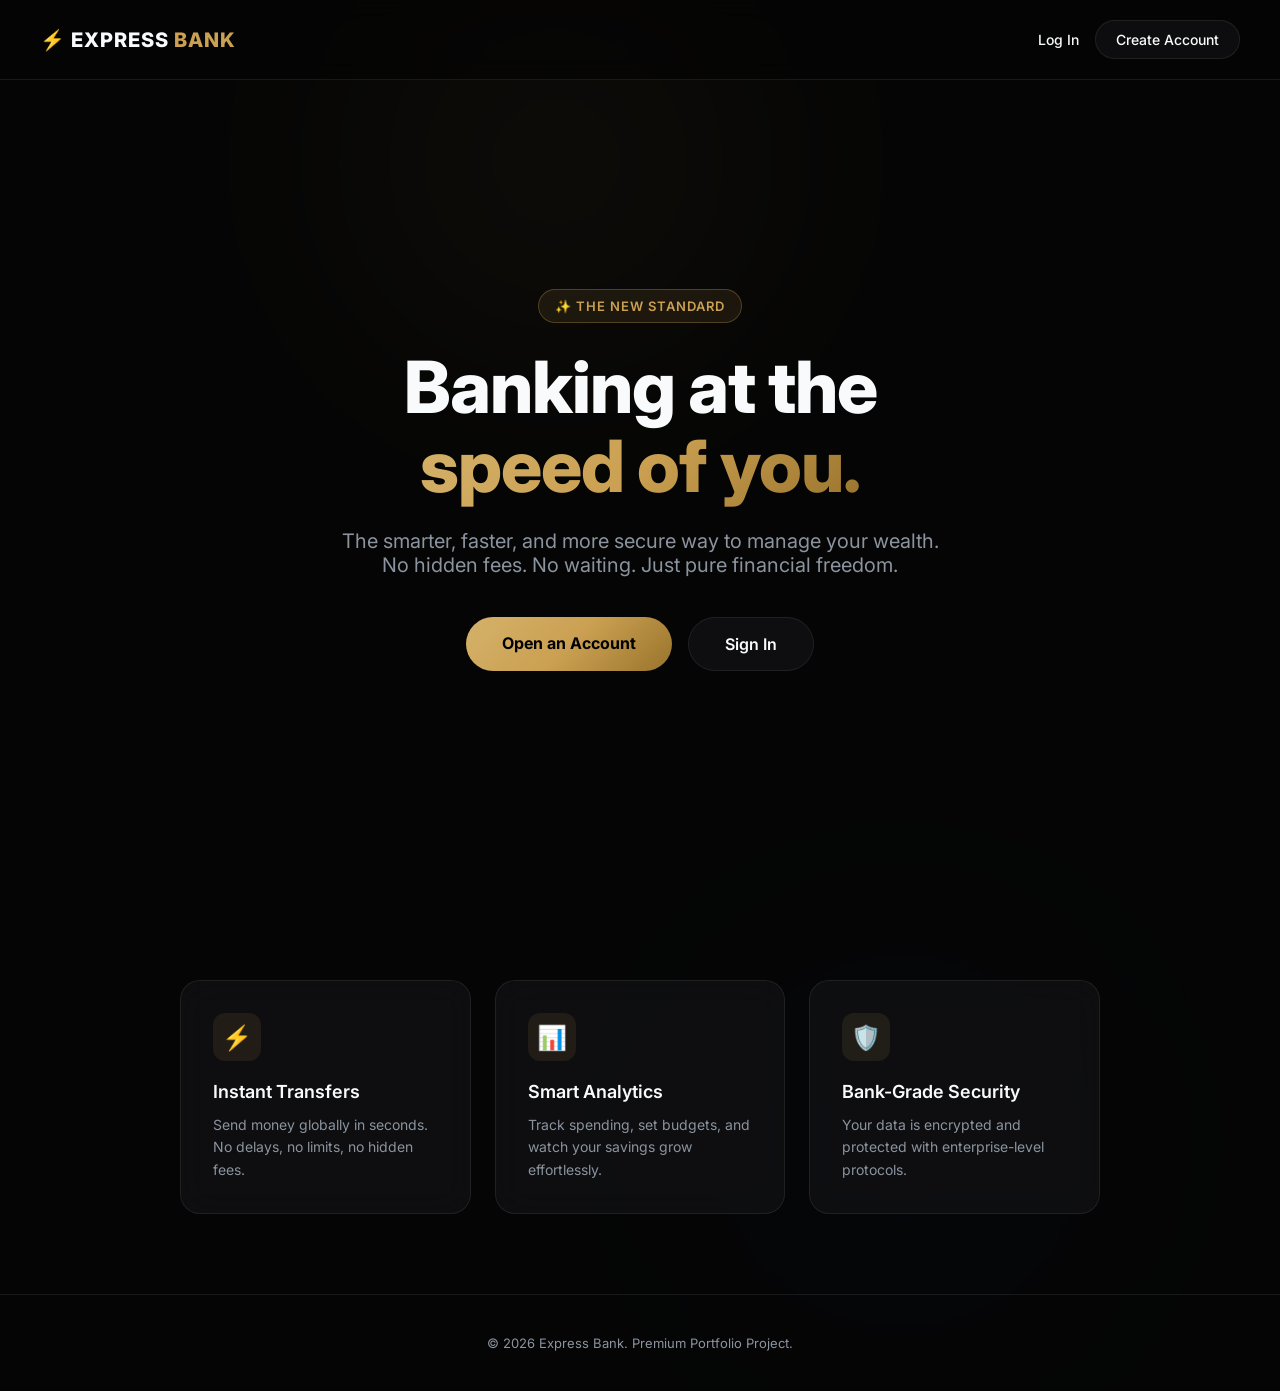
<file: index.html>
<!DOCTYPE html>
<html lang="en">
<head>
  <meta charset="UTF-8" />
  <meta name="viewport" content="width=device-width, initial-scale=1.0" />
  <title>Express Bank — The Future of Banking</title>
  <link rel="preconnect" href="https://fonts.googleapis.com">
  <link href="https://fonts.googleapis.com/css2?family=Inter:wght@400;500;600;700;800&display=swap" rel="stylesheet">
  
  <style>
    :root {
      --bg-dark: #050505;
      --bg-glass: rgba(20, 20, 24, 0.6);
      --gold: #cba052;
      --gold-gradient: linear-gradient(135deg, #d4b26a 0%, #cba052 50%, #99742c 100%);
      --text-main: #f8fafc;
      --text-muted: #8b949e;
      --border: rgba(255, 255, 255, 0.08);
    }

    * { margin: 0; padding: 0; box-sizing: border-box; font-family: 'Inter', sans-serif; }
    
    body {
      background-color: var(--bg-dark);
      color: var(--text-main);
      min-height: 100vh;
      overflow-x: hidden;
      position: relative;
    }

    /* Animated Ambient Orbs */
    .bg-orb {
      position: absolute; border-radius: 50%; filter: blur(120px); z-index: 0; opacity: 0.4; pointer-events: none;
    }
    .orb-1 {
      width: 600px; height: 600px;
      background: radial-gradient(circle, rgba(203, 160, 82, 0.2) 0%, transparent 70%);
      top: -10%; left: 20%; animation: float1 15s ease-in-out infinite alternate;
    }
    .orb-2 {
      width: 500px; height: 500px;
      background: radial-gradient(circle, rgba(30, 58, 138, 0.2) 0%, transparent 70%);
      bottom: 0%; right: 10%; animation: float2 20s ease-in-out infinite alternate;
    }

    @keyframes float1 { 0% { transform: translate(0, 0) scale(1); } 100% { transform: translate(50px, 100px) scale(1.1); } }
    @keyframes float2 { 0% { transform: translate(0, 0) scale(1); } 100% { transform: translate(-50px, -100px) scale(1.2); } }

    /* Navbar */
    .navbar {
      position: fixed; top: 0; left: 0; width: 100%; z-index: 100;
      display: flex; justify-content: space-between; align-items: center;
      padding: 20px 40px;
      background: rgba(5, 5, 5, 0.7); backdrop-filter: blur(12px);
      border-bottom: 1px solid var(--border);
    }

    .brand-logo { font-size: 20px; font-weight: 800; letter-spacing: 1px; }
    .brand-logo span { color: var(--gold); }

    .nav-actions { display: flex; gap: 16px; align-items: center; }
    .nav-actions a { text-decoration: none; color: var(--text-main); font-size: 14px; font-weight: 500; transition: 0.2s; }
    .nav-actions a:hover { color: var(--gold); }
    
    .btn-nav {
      background: var(--bg-glass); border: 1px solid var(--border);
      padding: 10px 20px; border-radius: 50px; transition: 0.3s;
    }
    .btn-nav:hover { border-color: var(--gold); background: rgba(203, 160, 82, 0.05); }

    /* Hero Section */
    .hero {
      position: relative; z-index: 1;
      min-height: 100vh;
      display: flex; flex-direction: column; align-items: center; justify-content: center;
      text-align: center; padding: 120px 20px 60px;
    }

    .badge {
      background: rgba(203, 160, 82, 0.1); border: 1px solid rgba(203, 160, 82, 0.3);
      color: var(--gold); padding: 8px 16px; border-radius: 50px;
      font-size: 13px; font-weight: 600; margin-bottom: 24px; letter-spacing: 1px;
    }

    .hero h1 { font-size: clamp(40px, 6vw, 72px); font-weight: 800; line-height: 1.1; margin-bottom: 24px; letter-spacing: -1px; }
    .gold-text { 
      background: var(--gold-gradient); 
      -webkit-background-clip: text; 
      -webkit-text-fill-color: transparent; 
    }

    .hero p { color: var(--text-muted); font-size: clamp(16px, 2vw, 20px); max-width: 600px; margin-bottom: 40px; }

    .hero-buttons { display: flex; gap: 16px; }
    .btn-primary {
      background: var(--gold-gradient); color: #000; text-decoration: none;
      padding: 16px 36px; border-radius: 50px; font-weight: 700; font-size: 16px;
      transition: 0.3s;
    }
    .btn-primary:hover { transform: translateY(-3px); box-shadow: 0 10px 25px rgba(203, 160, 82, 0.3); }

    .btn-secondary {
      background: var(--bg-glass); border: 1px solid var(--border); color: var(--text-main);
      text-decoration: none; padding: 16px 36px; border-radius: 50px; font-weight: 600; font-size: 16px;
      transition: 0.3s;
    }
    .btn-secondary:hover { background: rgba(255,255,255,0.05); border-color: rgba(255,255,255,0.2); }

    /* Features Section */
    .features {
      position: relative; z-index: 1;
      padding: 80px 40px; max-width: 1000px; margin: 0 auto;
      display: grid; grid-template-columns: repeat(auto-fit, minmax(280px, 1fr)); gap: 24px;
    }

    .feature-card {
      background: var(--bg-glass); backdrop-filter: blur(16px);
      border: 1px solid var(--border); border-radius: 20px; padding: 32px;
      transition: 0.3s;
    }
    .feature-card:hover { border-color: rgba(203, 160, 82, 0.4); transform: translateY(-5px); }

    .feature-icon {
      width: 48px; height: 48px; background: rgba(203, 160, 82, 0.1); border-radius: 12px;
      display: flex; align-items: center; justify-content: center; color: var(--gold);
      font-size: 24px; margin-bottom: 20px;
    }

    .feature-card h3 { font-size: 18px; font-weight: 600; margin-bottom: 12px; }
    .feature-card p { color: var(--text-muted); font-size: 14px; line-height: 1.6; }

    /* Footer */
    footer {
      position: relative; z-index: 1;
      text-align: center; padding: 40px; border-top: 1px solid var(--border);
      color: var(--text-muted); font-size: 13px;
    }

    /* Responsive */
    @media (max-width: 768px) {
      .navbar { padding: 16px 20px; }
      .hero-buttons { flex-direction: column; width: 100%; max-width: 300px; }
      .features { padding: 40px 20px; }
    }
  </style>
</head>
<body>

  <!-- Animated Orbs -->
  <div class="bg-orb orb-1"></div>
  <div class="bg-orb orb-2"></div>

  <!-- Navbar -->
  <nav class="navbar">
    <div class="brand-logo">⚡ EXPRESS <span>BANK</span></div>
    <div class="nav-actions">
      <a href="login.html">Log In</a>
      <a href="signup.html" class="btn-nav">Create Account</a>
    </div>
  </nav>

  <!-- Hero -->
  <header class="hero">
    <div class="badge">✨ THE NEW STANDARD</div>
    <h1>Banking at the<br><span class="gold-text">speed of you.</span></h1>
    <p>The smarter, faster, and more secure way to manage your wealth. No hidden fees. No waiting. Just pure financial freedom.</p>
    <div class="hero-buttons">
      <a href="signup.html" class="btn-primary">Open an Account</a>
      <a href="login.html" class="btn-secondary">Sign In</a>
    </div>
  </header>

  <!-- Features -->
  <section class="features">
    <div class="feature-card">
      <div class="feature-icon">⚡</div>
      <h3>Instant Transfers</h3>
      <p>Send money globally in seconds. No delays, no limits, no hidden fees.</p>
    </div>
    <div class="feature-card">
      <div class="feature-icon">📊</div>
      <h3>Smart Analytics</h3>
      <p>Track spending, set budgets, and watch your savings grow effortlessly.</p>
    </div>
    <div class="feature-card">
      <div class="feature-icon">🛡️</div>
      <h3>Bank-Grade Security</h3>
      <p>Your data is encrypted and protected with enterprise-level protocols.</p>
    </div>
  </section>

  <!-- Footer -->
  <footer>
    <p>© 2026 Express Bank. Premium Portfolio Project.</p>
  </footer>

</body>
</html>
</file>
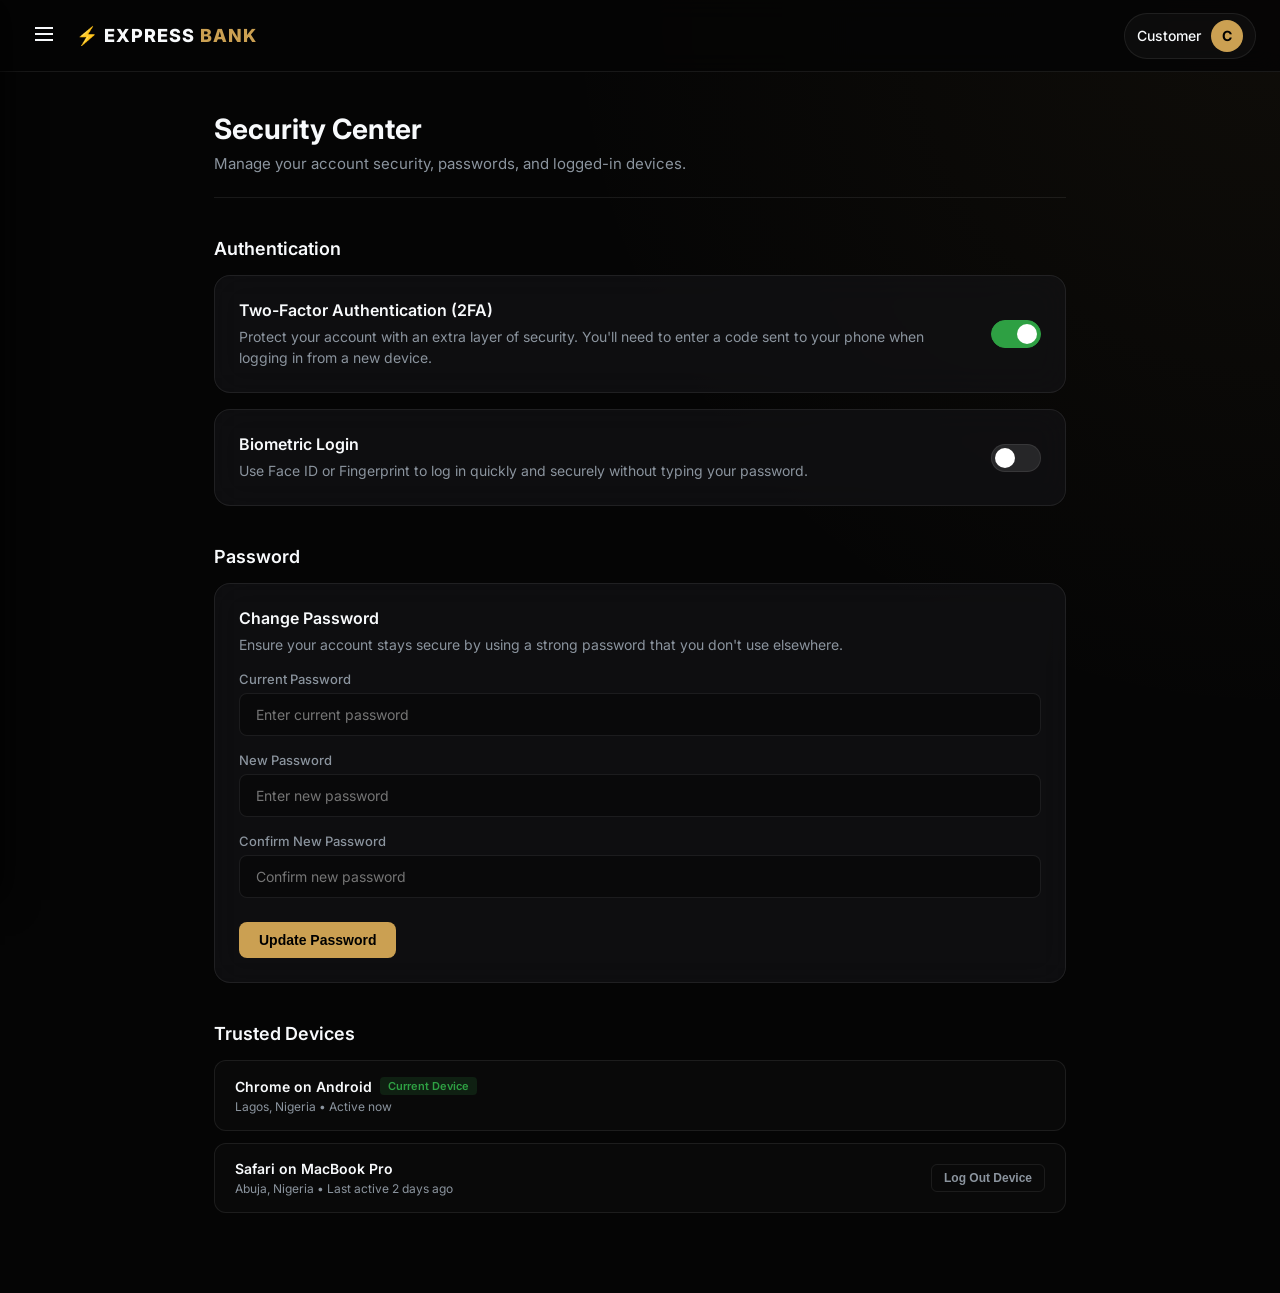
<file: security.html>
<!DOCTYPE html>
<html lang="en">
<head>
  <meta charset="UTF-8" />
  <meta name="viewport" content="width=device-width, initial-scale=1.0" />
  <title>Express Bank — Security Center</title>
  <link href="https://fonts.googleapis.com/css2?family=Inter:wght@400;500;600;700&display=swap" rel="stylesheet">
  
  <style>
    :root { --bg-dark: #050505; --bg-glass: rgba(20, 20, 24, 0.6); --gold: #cba052; --text-main: #f8fafc; --text-muted: #8b949e; --border: rgba(255, 255, 255, 0.08); --green: #2ea043; --red: #f85149; --font-main: 'Inter', sans-serif; }
    * { margin: 0; padding: 0; box-sizing: border-box; }
    body { background-color: var(--bg-dark); background-image: radial-gradient(circle at top right, rgba(203, 160, 82, 0.05) 0%, transparent 40%); color: var(--text-main); font-family: var(--font-main); -webkit-font-smoothing: antialiased; overflow-x: hidden; min-height: 100vh; }
    a { text-decoration: none; color: inherit; }
    .top-navbar { position: sticky; top: 0; z-index: 900; display: flex; justify-content: space-between; align-items: center; height: 72px; padding: 0 24px; background: rgba(5, 5, 5, 0.85); backdrop-filter: blur(12px); border-bottom: 1px solid var(--border); }
    .nav-left { display: flex; align-items: center; gap: 12px; }
    .hamburger-btn { background: transparent; border: none; color: var(--text-main); cursor: pointer; padding: 8px; border-radius: 8px; transition: all 0.2s; z-index: 10001; }
    .hamburger-btn:hover { background: rgba(255, 255, 255, 0.1); }
    .logo { font-size: 18px; font-weight: 800; letter-spacing: 1px; }
    .logo span { color: var(--gold); }
    .nav-right { display: flex; align-items: center; }
    .profile-link-nav { display: flex; align-items: center; gap: 10px; padding: 6px 12px; border-radius: 50px; background: rgba(255,255,255,0.03); border: 1px solid var(--border); transition: all 0.3s; cursor: pointer; }
    .profile-link-nav:hover { border-color: var(--gold); background: rgba(203, 160, 82, 0.05); }
    .nav-user-name { font-size: 14px; font-weight: 500; color: var(--text-main); display: none; }
    @media(min-width: 600px) { .nav-user-name { display: block; } }
    .avatar-nav { width: 32px; height: 32px; border-radius: 50%; background: var(--gold); color: #000; display: flex; align-items: center; justify-content: center; font-weight: 700; font-size: 14px; }
    .sidebar { position: fixed; top: 0; left: -300px; width: 300px; height: 100vh; background: #0d0d10; border-right: 1px solid var(--border); display: flex; flex-direction: column; z-index: 10000; transition: left 0.3s cubic-bezier(0.4, 0, 0.2, 1); box-shadow: 5px 0 30px rgba(0,0,0,0.8); }
    .sidebar.open { left: 0; }
    .sidebar-header { padding: 24px; border-bottom: 1px solid var(--border); display: flex; justify-content: space-between; align-items: center; }
    .close-btn { background: transparent; border: none; color: var(--text-muted); cursor: pointer; padding: 8px; border-radius: 8px; }
    .close-btn:hover { color: var(--text-main); background: rgba(255,255,255,0.05); }
    .sidebar-nav { flex: 1; padding: 24px 16px; display: flex; flex-direction: column; gap: 4px; }
    .nav-item { display: block; padding: 12px 16px; border-radius: 8px; color: var(--text-muted); font-weight: 500; font-size: 14px; transition: all 0.2s; }
    .nav-item:hover { background: rgba(255,255,255,0.03); color: var(--text-main); }
    .nav-item.active { background: rgba(203, 160, 82, 0.1); color: var(--gold); font-weight: 600; border-left: 3px solid var(--gold); }
    .sidebar-footer { padding: 24px; border-top: 1px solid var(--border); }
    .btn-logout { width: 100%; background: transparent; border: 1px solid var(--border); color: var(--text-muted); padding: 12px; border-radius: 8px; font-weight: 600; cursor: pointer; transition: all 0.2s; }
    .btn-logout:hover { background: rgba(248, 81, 73, 0.1); border-color: var(--red); color: var(--red); }
    .overlay { position: fixed; top: 0; left: 0; width: 100vw; height: 100vh; background: rgba(0, 0, 0, 0.8); backdrop-filter: blur(4px); z-index: 9999; opacity: 0; pointer-events: none; transition: opacity 0.3s; }
    .overlay.active { opacity: 1; pointer-events: auto; }
    body.no-scroll { overflow: hidden; }
    .main-content { padding: 40px 24px; max-width: 900px; margin: 0 auto; }
    .page-header { margin-bottom: 40px; border-bottom: 1px solid var(--border); padding-bottom: 24px; }
    .page-title { font-size: 28px; font-weight: 700; margin-bottom: 8px; }
    .page-subtitle { color: var(--text-muted); font-size: 15px; }
    .security-section { margin-bottom: 40px; }
    .section-title { font-size: 18px; font-weight: 600; margin-bottom: 16px; }
    .settings-card { background: var(--bg-glass); backdrop-filter: blur(16px); border: 1px solid var(--border); border-radius: 16px; padding: 24px; margin-bottom: 16px; display: flex; justify-content: space-between; align-items: center; transition: border-color 0.3s; }
    .settings-card:hover { border-color: rgba(203, 160, 82, 0.3); }
    .settings-info { flex: 1; padding-right: 24px; }
    .settings-info h3 { font-size: 16px; font-weight: 600; margin-bottom: 6px; }
    .settings-info p { font-size: 14px; color: var(--text-muted); line-height: 1.5; }
    .switch { position: relative; display: inline-block; width: 50px; height: 28px; flex-shrink: 0; }
    .switch input { opacity: 0; width: 0; height: 0; }
    .slider { position: absolute; cursor: pointer; inset: 0; background-color: rgba(255,255,255,0.1); transition: .4s; border-radius: 28px; border: 1px solid var(--border); }
    .slider:before { position: absolute; content: ""; height: 20px; width: 20px; left: 3px; bottom: 3px; background-color: white; transition: .4s; border-radius: 50%; }
    input:checked + .slider { background-color: var(--green); border-color: var(--green); }
    input:checked + .slider:before { transform: translateX(22px); }
    .btn-primary { background: var(--gold); color: #000; padding: 10px 20px; border-radius: 8px; font-weight: 600; font-size: 14px; border: none; cursor: pointer; flex-shrink: 0; }
    .password-form { display: flex; flex-direction: column; gap: 16px; margin-top: 16px; }
    .input-group { display: flex; flex-direction: column; gap: 6px; }
    .input-group label { font-size: 13px; font-weight: 500; color: var(--text-muted); }
    .form-control { background: rgba(0,0,0,0.3); border: 1px solid var(--border); padding: 12px 16px; border-radius: 8px; color: var(--text-main); font-family: var(--font-main); font-size: 14px; outline: none; transition: border-color 0.2s; }
    .form-control:focus { border-color: var(--gold); }
    .device-list { display: flex; flex-direction: column; gap: 12px; }
    .device-item { background: rgba(255,255,255,0.02); border: 1px solid var(--border); border-radius: 12px; padding: 16px 20px; display: flex; justify-content: space-between; align-items: center; }
    .device-info h4 { font-size: 14px; font-weight: 600; margin-bottom: 4px; display: flex; align-items: center; gap: 8px;}
    .device-info p { font-size: 12px; color: var(--text-muted); }
    .current-badge { background: rgba(46, 160, 67, 0.15); color: var(--green); padding: 2px 8px; border-radius: 4px; font-size: 11px; font-weight: 600; }
    .btn-revoke { background: transparent; border: 1px solid var(--border); color: var(--text-muted); padding: 6px 12px; border-radius: 6px; font-size: 12px; font-weight: 600; cursor: pointer; transition: 0.2s; }
    .btn-revoke:hover { background: rgba(248, 81, 73, 0.1); color: var(--red); border-color: var(--red); }
    @media (max-width: 600px) { .settings-card { flex-direction: column; align-items: flex-start; gap: 16px; } .btn-primary { width: 100%; } .device-item { flex-direction: column; align-items: flex-start; gap: 12px; } .btn-revoke { width: 100%; text-align: center; } }
  </style>
</head>
<body>

  <header class="top-navbar">
    <div class="nav-left">
      <button class="hamburger-btn" id="hamburgerBtn" type="button"><svg width="24" height="24" viewBox="0 0 24 24" fill="none" stroke="currentColor" stroke-width="2"><line x1="3" y1="12" x2="21" y2="12"></line><line x1="3" y1="6" x2="21" y2="6"></line><line x1="3" y1="18" x2="21" y2="18"></line></svg></button>
      <div class="logo">⚡ EXPRESS <span>BANK</span></div>
    </div>
    <div class="nav-right">
      <a href="profile.html" class="profile-link-nav">
        <span class="nav-user-name" id="navUserName">Loading...</span>
        <div class="avatar-nav" id="navAvatar">U</div>
      </a>
    </div>
  </header>

  <aside class="sidebar" id="sidebarMenu">
    <div class="sidebar-header">
      <div class="logo">⚡ EXPRESS <span>BANK</span></div>
      <button class="close-btn" id="closeBtn" type="button"><svg width="24" height="24" viewBox="0 0 24 24" fill="none" stroke="currentColor" stroke-width="2"><line x1="18" y1="6" x2="6" y2="18"></line><line x1="6" y1="6" x2="18" y2="18"></line></svg></button>
    </div>
    <nav class="sidebar-nav">
      <a href="dashboard.html" class="nav-item">Dashboard</a>
      <a href="transfers.html" class="nav-item">Transfers</a>
      <a href="statements.html" class="nav-item">Statements</a>
      <a href="profile.html" class="nav-item">My Profile</a>
      <a href="security.html" class="nav-item active">Security Center</a>
      <a href="support.html" class="nav-item">Support</a>
    </nav>
    <div class="sidebar-footer">
      <button id="logoutBtn" class="btn-logout" type="button">Log Out</button>
    </div>
  </aside>
  <div class="overlay" id="overlay"></div>

  <main class="main-content">
    <header class="page-header">
      <h1 class="page-title">Security Center</h1>
      <p class="page-subtitle">Manage your account security, passwords, and logged-in devices.</p>
    </header>

    <section class="security-section">
      <h2 class="section-title">Authentication</h2>
      <div class="settings-card">
        <div class="settings-info">
          <h3>Two-Factor Authentication (2FA)</h3>
          <p>Protect your account with an extra layer of security. You'll need to enter a code sent to your phone when logging in from a new device.</p>
        </div>
        <label class="switch"><input type="checkbox" checked><span class="slider"></span></label>
      </div>
      <div class="settings-card">
        <div class="settings-info">
          <h3>Biometric Login</h3>
          <p>Use Face ID or Fingerprint to log in quickly and securely without typing your password.</p>
        </div>
        <label class="switch"><input type="checkbox"><span class="slider"></span></label>
      </div>
    </section>

    <section class="security-section">
      <h2 class="section-title">Password</h2>
      <div class="settings-card" style="flex-direction: column; align-items: stretch;">
        <div class="settings-info">
          <h3>Change Password</h3>
          <p>Ensure your account stays secure by using a strong password that you don't use elsewhere.</p>
        </div>
        <form class="password-form" onsubmit="event.preventDefault(); alert('Password updated successfully!');">
          <div class="input-group"><label>Current Password</label><input type="password" class="form-control" placeholder="Enter current password" required></div>
          <div class="input-group"><label>New Password</label><input type="password" class="form-control" placeholder="Enter new password" required></div>
          <div class="input-group"><label>Confirm New Password</label><input type="password" class="form-control" placeholder="Confirm new password" required></div>
          <button type="submit" class="btn-primary" style="align-self: flex-start; margin-top: 8px;">Update Password</button>
        </form>
      </div>
    </section>

    <section class="security-section">
      <h2 class="section-title">Trusted Devices</h2>
      <div class="device-list">
        <div class="device-item">
          <div class="device-info">
            <h4>Chrome on Android <span class="current-badge">Current Device</span></h4>
            <p>Lagos, Nigeria • Active now</p>
          </div>
        </div>
        <div class="device-item">
          <div class="device-info">
            <h4>Safari on MacBook Pro</h4>
            <p>Abuja, Nigeria • Last active 2 days ago</p>
          </div>
          <button class="btn-revoke">Log Out Device</button>
        </div>
      </div>
    </section>
  </main>

  <!-- REQUIRED: Load as module -->
  <script type="module" src="shared.js"></script>
</body>
</html>
</file>
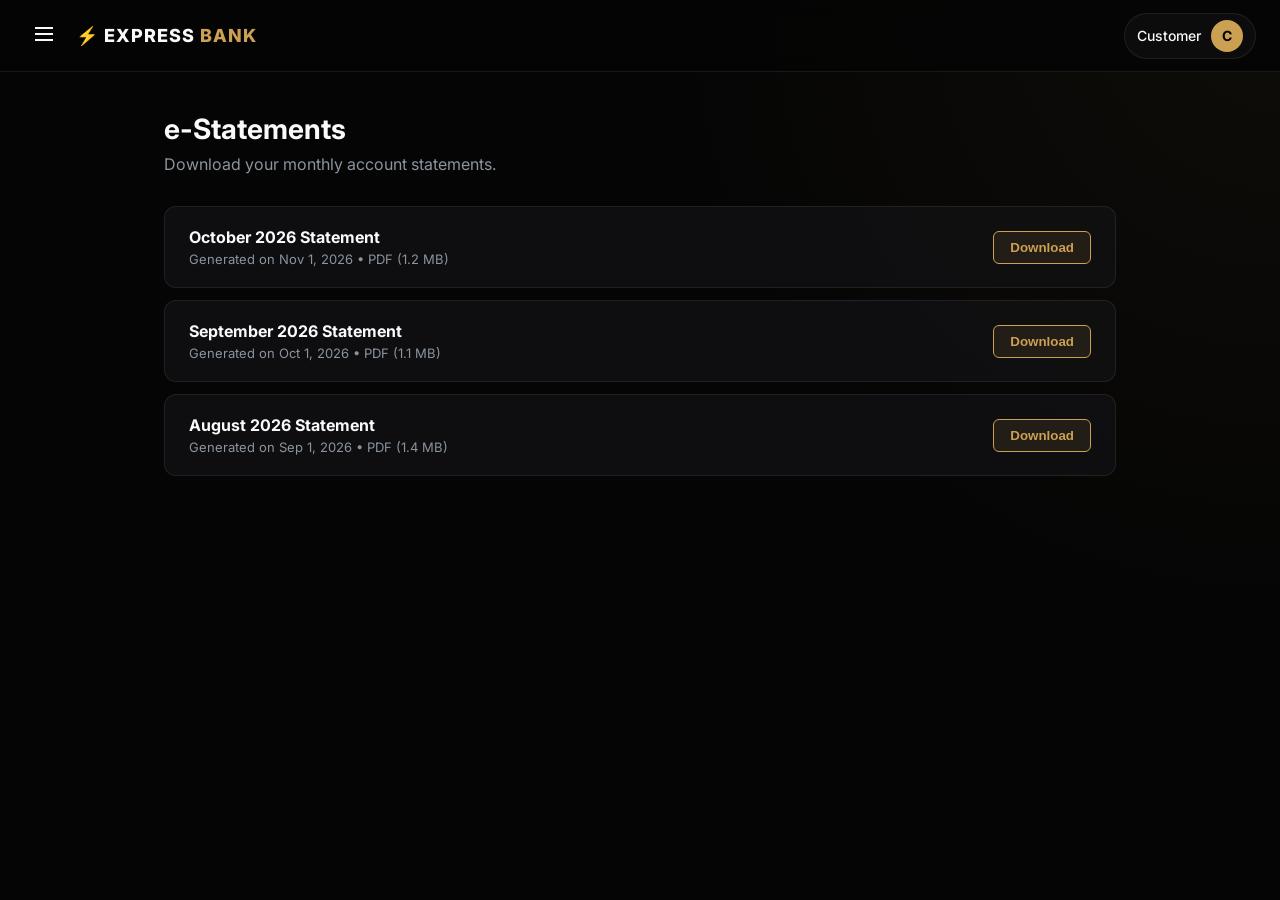
<file: statements.html>
<!DOCTYPE html>
<html lang="en">
<head>
  <meta charset="UTF-8" />
  <meta name="viewport" content="width=device-width, initial-scale=1.0" />
  <title>Express Bank — Statements</title>
  <link href="https://fonts.googleapis.com/css2?family=Inter:wght@400;500;600;700&display=swap" rel="stylesheet">
  <style>
    :root { --bg-dark: #050505; --bg-glass: rgba(20, 20, 24, 0.6); --gold: #cba052; --text-main: #f8fafc; --text-muted: #8b949e; --border: rgba(255, 255, 255, 0.08); --green: #2ea043; --red: #f85149; --font-main: 'Inter', sans-serif; }
    * { margin: 0; padding: 0; box-sizing: border-box; }
    body { background-color: var(--bg-dark); background-image: radial-gradient(circle at top right, rgba(203, 160, 82, 0.05) 0%, transparent 40%); color: var(--text-main); font-family: var(--font-main); -webkit-font-smoothing: antialiased; min-height: 100vh; }
    a { text-decoration: none; color: inherit; }
    .top-navbar { position: sticky; top: 0; z-index: 900; display: flex; justify-content: space-between; align-items: center; height: 72px; padding: 0 24px; background: rgba(5, 5, 5, 0.85); backdrop-filter: blur(12px); border-bottom: 1px solid var(--border); }
    .nav-left { display: flex; align-items: center; gap: 12px; }
    .hamburger-btn { background: transparent; border: none; color: var(--text-main); cursor: pointer; padding: 8px; border-radius: 8px; z-index: 10001; }
    .logo { font-size: 18px; font-weight: 800; letter-spacing: 1px; }
    .logo span { color: var(--gold); }
    .nav-right { display: flex; align-items: center; }
    .profile-link-nav { display: flex; align-items: center; gap: 10px; padding: 6px 12px; border-radius: 50px; background: rgba(255,255,255,0.03); border: 1px solid var(--border); transition: all 0.3s; cursor: pointer; }
    .profile-link-nav:hover { border-color: var(--gold); }
    .nav-user-name { font-size: 14px; font-weight: 500; display: none; }
    @media(min-width: 600px) { .nav-user-name { display: block; } }
    .avatar-nav { width: 32px; height: 32px; border-radius: 50%; background: var(--gold); color: #000; display: flex; align-items: center; justify-content: center; font-weight: 700; font-size: 14px; }
    .sidebar { position: fixed; top: 0; left: -300px; width: 300px; height: 100vh; background: #0d0d10; border-right: 1px solid var(--border); display: flex; flex-direction: column; z-index: 10000; transition: left 0.3s ease; }
    .sidebar.open { left: 0; }
    .sidebar-header { padding: 24px; border-bottom: 1px solid var(--border); display: flex; justify-content: space-between; }
    .close-btn { background: none; border: none; color: var(--text-muted); cursor: pointer; padding: 8px; }
    .sidebar-nav { flex: 1; padding: 24px 16px; display: flex; flex-direction: column; gap: 4px; }
    .nav-item { display: block; padding: 12px 16px; border-radius: 8px; color: var(--text-muted); font-weight: 500; font-size: 14px; }
    .nav-item:hover { background: rgba(255,255,255,0.03); color: var(--text-main); }
    .nav-item.active { background: rgba(203, 160, 82, 0.1); color: var(--gold); font-weight: 600; border-left: 3px solid var(--gold); }
    .sidebar-footer { padding: 24px; border-top: 1px solid var(--border); }
    .btn-logout { width: 100%; background: transparent; border: 1px solid var(--border); color: var(--text-muted); padding: 12px; border-radius: 8px; font-weight: 600; cursor: pointer; }
    .btn-logout:hover { background: rgba(248, 81, 73, 0.1); color: #f85149; }
    .overlay { position: fixed; inset: 0; background: rgba(0,0,0,0.8); z-index: 9999; opacity: 0; pointer-events: none; transition: opacity 0.3s; }
    .overlay.active { opacity: 1; pointer-events: auto; }
    body.no-scroll { overflow: hidden; }
    .main-content { padding: 40px 24px; max-width: 1000px; margin: 0 auto; }
    .page-title { font-size: 28px; font-weight: 700; margin-bottom: 8px; }
    .page-subtitle { color: var(--text-muted); margin-bottom: 32px; }
    .statement-card { background: var(--bg-glass); border: 1px solid var(--border); border-radius: 12px; padding: 20px 24px; display: flex; justify-content: space-between; align-items: center; margin-bottom: 12px; }
    .stmt-info h4 { font-size: 16px; margin-bottom: 4px; }
    .stmt-info p { font-size: 13px; color: var(--text-muted); }
    .btn-download { background: rgba(203, 160, 82, 0.1); color: var(--gold); border: 1px solid var(--gold); padding: 8px 16px; border-radius: 6px; cursor: pointer; font-weight: 600; }
    .btn-download:hover { background: var(--gold); color: #000; }
  </style>
</head>
<body>
  <header class="top-navbar">
    <div class="nav-left">
      <button class="hamburger-btn" id="hamburgerBtn" type="button"><svg width="24" height="24" viewBox="0 0 24 24" fill="none" stroke="currentColor" stroke-width="2"><line x1="3" y1="12" x2="21" y2="12"></line><line x1="3" y1="6" x2="21" y2="6"></line><line x1="3" y1="18" x2="21" y2="18"></line></svg></button>
      <div class="logo">⚡ EXPRESS <span>BANK</span></div>
    </div>
    <div class="nav-right">
      <a href="profile.html" class="profile-link-nav">
        <span class="nav-user-name" id="navUserName">Loading...</span>
        <div class="avatar-nav" id="navAvatar">U</div>
      </a>
    </div>
  </header>
  <aside class="sidebar" id="sidebarMenu">
    <div class="sidebar-header"><div class="logo">⚡ EXPRESS <span>BANK</span></div><button class="close-btn" id="closeBtn" type="button"><svg width="24" height="24" viewBox="0 0 24 24" fill="none" stroke="currentColor" stroke-width="2"><line x1="18" y1="6" x2="6" y2="18"></line><line x1="6" y1="6" x2="18" y2="18"></line></svg></button></div>
    <nav class="sidebar-nav">
      <a href="dashboard.html" class="nav-item">Dashboard</a>
      <a href="transfers.html" class="nav-item">Transfers</a>
      <a href="statements.html" class="nav-item active">Statements</a>
      <a href="profile.html" class="nav-item">My Profile</a>
      <a href="security.html" class="nav-item">Security Center</a>
      <a href="support.html" class="nav-item">Support</a>
    </nav>
    <div class="sidebar-footer"><button id="logoutBtn" class="btn-logout">Log Out</button></div>
  </aside>
  <div class="overlay" id="overlay"></div>

  <main class="main-content">
    <h1 class="page-title">e-Statements</h1>
    <p class="page-subtitle">Download your monthly account statements.</p>

    <div class="statement-card">
      <div class="stmt-info"><h4>October 2026 Statement</h4><p>Generated on Nov 1, 2026 • PDF (1.2 MB)</p></div>
      <button class="btn-download" onclick="alert('Downloading October Statement...')">Download</button>
    </div>
    <div class="statement-card">
      <div class="stmt-info"><h4>September 2026 Statement</h4><p>Generated on Oct 1, 2026 • PDF (1.1 MB)</p></div>
      <button class="btn-download" onclick="alert('Downloading September Statement...')">Download</button>
    </div>
    <div class="statement-card">
      <div class="stmt-info"><h4>August 2026 Statement</h4><p>Generated on Sep 1, 2026 • PDF (1.4 MB)</p></div>
      <button class="btn-download" onclick="alert('Downloading August Statement...')">Download</button>
    </div>
  </main>
  
  <!-- REQUIRED: Load as module -->
  <script type="module" src="shared.js"></script>
</body>
</html>
</file>
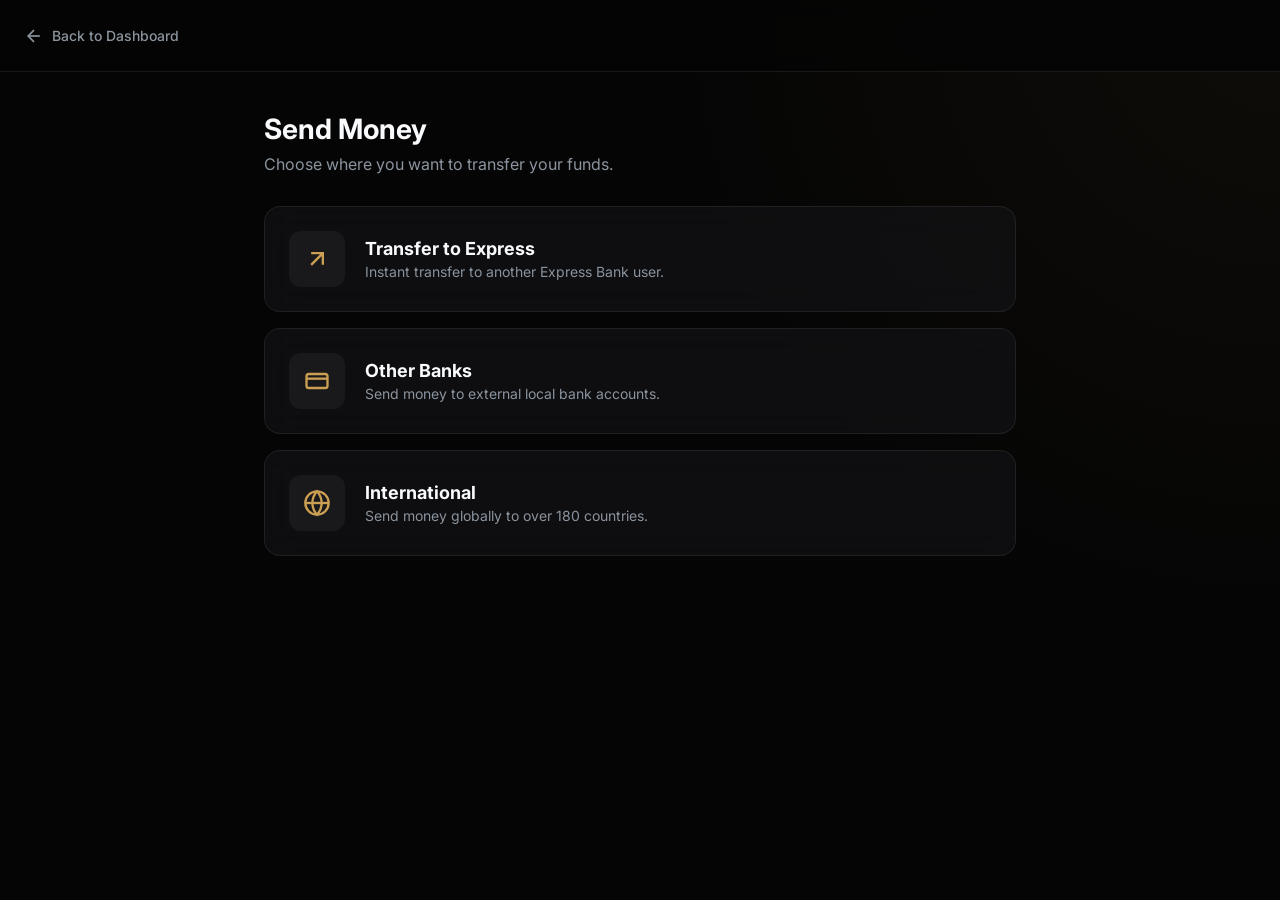
<file: transfers.html>
<!DOCTYPE html>
<html lang="en">
<head>
  <meta charset="UTF-8" />
  <meta name="viewport" content="width=device-width, initial-scale=1.0" />
  <title>Express Bank — Transfers</title>
  <link href="https://fonts.googleapis.com/css2?family=Inter:wght@400;500;600;700&display=swap" rel="stylesheet">
  <style>
    :root { --bg-dark: #050505; --bg-glass: rgba(20, 20, 24, 0.6); --gold: #cba052; --text-main: #f8fafc; --text-muted: #8b949e; --border: rgba(255, 255, 255, 0.08); --font-main: 'Inter', sans-serif; }
    * { margin: 0; padding: 0; box-sizing: border-box; }
    body { background-color: var(--bg-dark); background-image: radial-gradient(circle at top right, rgba(203, 160, 82, 0.05) 0%, transparent 40%); color: var(--text-main); font-family: var(--font-main); -webkit-font-smoothing: antialiased; min-height: 100vh; }
    a { text-decoration: none; color: inherit; }
    
    /* Top Nav */
    .top-navbar { position: sticky; top: 0; z-index: 900; display: flex; align-items: center; height: 72px; padding: 0 24px; background: rgba(5, 5, 5, 0.85); backdrop-filter: blur(12px); border-bottom: 1px solid var(--border); }
    .back-btn { color: var(--text-muted); display: flex; align-items: center; gap: 8px; font-size: 14px; font-weight: 500; transition: 0.2s; }
    .back-btn:hover { color: var(--gold); }
    
    /* Main Content */
    .main-content { padding: 40px 24px; max-width: 800px; margin: 0 auto; }
    .page-title { font-size: 28px; font-weight: 700; margin-bottom: 8px; }
    .page-subtitle { color: var(--text-muted); margin-bottom: 32px; }
    
    /* Transfer Grid */
    .transfer-grid { display: grid; grid-template-columns: 1fr; gap: 16px; }
    .transfer-card { background: var(--bg-glass); backdrop-filter: blur(16px); border: 1px solid var(--border); border-radius: 16px; padding: 24px; display: flex; align-items: center; gap: 20px; transition: 0.3s; cursor: pointer; }
    .transfer-card:hover { border-color: var(--gold); background: rgba(203, 160, 82, 0.05); transform: translateY(-2px); }
    .icon-box { width: 56px; height: 56px; background: rgba(255,255,255,0.05); border-radius: 12px; display: flex; align-items: center; justify-content: center; color: var(--gold); flex-shrink: 0; }
    .transfer-info h3 { font-size: 18px; margin-bottom: 4px; }
    .transfer-info p { color: var(--text-muted); font-size: 14px; }
  </style>
</head>
<body>
  <header class="top-navbar">
    <a href="dashboard.html" class="back-btn">
      <svg width="20" height="20" viewBox="0 0 24 24" fill="none" stroke="currentColor" stroke-width="2"><line x1="19" y1="12" x2="5" y2="12"></line><polyline points="12 19 5 12 12 5"></polyline></svg>
      Back to Dashboard
    </a>
  </header>

  <main class="main-content">
    <h1 class="page-title">Send Money</h1>
    <p class="page-subtitle">Choose where you want to transfer your funds.</p>

    <div class="transfer-grid">
      <a href="transfer-express.html" class="transfer-card">
        <div class="icon-box">
          <svg width="28" height="28" viewBox="0 0 24 24" fill="none" stroke="currentColor" stroke-width="2"><path d="M7 17l9.2-9.2M17 17V7H7"/></svg>
        </div>
        <div class="transfer-info">
          <h3>Transfer to Express</h3>
          <p>Instant transfer to another Express Bank user.</p>
        </div>
      </a>

      <a href="transfer-other.html" class="transfer-card">
        <div class="icon-box">
          <svg width="28" height="28" viewBox="0 0 24 24" fill="none" stroke="currentColor" stroke-width="2"><rect x="3" y="6" width="18" height="12" rx="2"/><path d="M3 10h18"/></svg>
        </div>
        <div class="transfer-info">
          <h3>Other Banks</h3>
          <p>Send money to external local bank accounts.</p>
        </div>
      </a>

      <a href="transfer-international.html" class="transfer-card">
        <div class="icon-box">
          <svg width="28" height="28" viewBox="0 0 24 24" fill="none" stroke="currentColor" stroke-width="2"><circle cx="12" cy="12" r="10"/><line x1="2" y1="12" x2="22" y2="12"/><path d="M12 2a15.3 15.3 0 0 1 4 10 15.3 15.3 0 0 1-4 10 15.3 15.3 0 0 1-4-10 15.3 15.3 0 0 1 4-10z"/></svg>
        </div>
        <div class="transfer-info">
          <h3>International</h3>
          <p>Send money globally to over 180 countries.</p>
        </div>
      </a>
    </div>
  </main>
</body>
</html>
</file>
